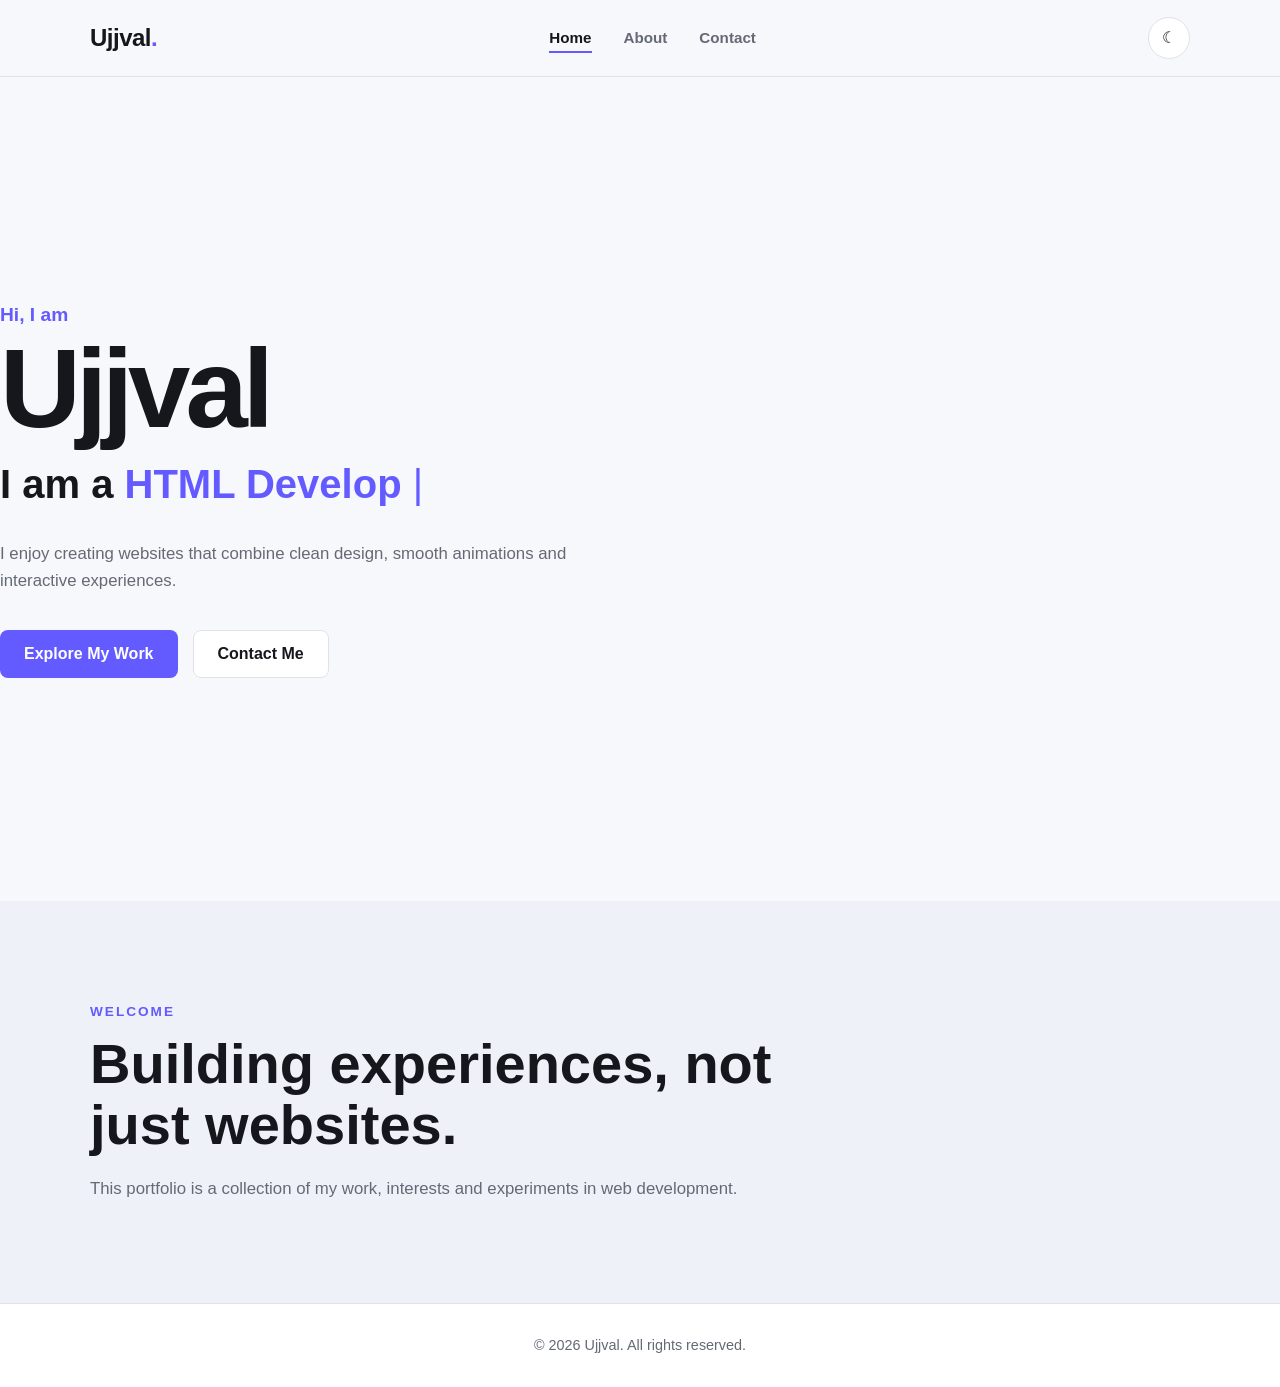
<file: Html/Index.html>
<!DOCTYPE html>
<html lang="en">
<head>
    <meta charset="UTF-8">
    <meta name="viewport" content="width=device-width, initial-scale=1.0">
    <meta name="description" content="Ujjval's personal portfolio showcasing web development projects and skills.">
    <title>Ujjval | Web Developer</title>

    <!-- Corrected CSS relative paths -->
    <link rel="stylesheet" href="../Css/Index.css">
    <link rel="stylesheet" href="../Css/Animation.css">
    <link rel="stylesheet" href="../Css/Responsive.css">
</head>
<body>

    <header class="site-header">
        <nav class="navbar">
            <a href="Index.html" class="logo">Ujjval<span>.</span></a>
            <ul class="nav-links">
                <li><a href="Index.html" class="nav-link active" target="_blank">Home</a></li>
                <li><a href="About.html" class="nav-link" target="_blank">About</a></li>
                <li><a href="Contact.html" class="nav-link" target="_blank">Contact</a></li>
            </ul>
            <button class="theme-toggle" id="themeToggle" type="button" aria-label="Toggle dark and light theme">
                <span class="theme-icon">☀</span>
            </button>
        </nav>
    </header>

    <main>
        <section class="hero" id="home">
            <div class="hero-content">
                <p class="hero-greeting">Hi, I am</p>
                <h1 class="hero-name">Ujjval</h1>
                <p class="hero-role">
                    I am a
                    <span id="typingText" class="typing-text"></span>
                    <span class="typing-cursor" aria-hidden="true">|</span>
                </p>
                <p class="hero-description">
                    I enjoy creating websites that combine clean design, smooth animations and interactive experiences.
                </p>
                <div class="hero-actions">
                    <a href="About.html" class="button primary-button" target="_blank">Explore My Work</a>
                    <a href="Contact.html" class="button secondary-button" target="_blank">Contact Me</a>
                </div>
            </div>
        </section>

        <section class="intro-section">
            <div class="section-container">
                <p class="section-label">Welcome</p>
                <h2>Building experiences, not just websites.</h2>
                <p>This portfolio is a collection of my work, interests and experiments in web development.</p>
            </div>
        </section>
    </main>

    <footer class="site-footer">
        <p>&copy; 2026 Ujjval. All rights reserved.</p>
    </footer>

    <!-- Corrected JS relative paths and filename -->
    <script src="../Js/Theme.js"></script>
    <script src="../Js/Animation.js"></script>
    <script src="../Js/Index.js"></script>
</body>
</html>
</file>
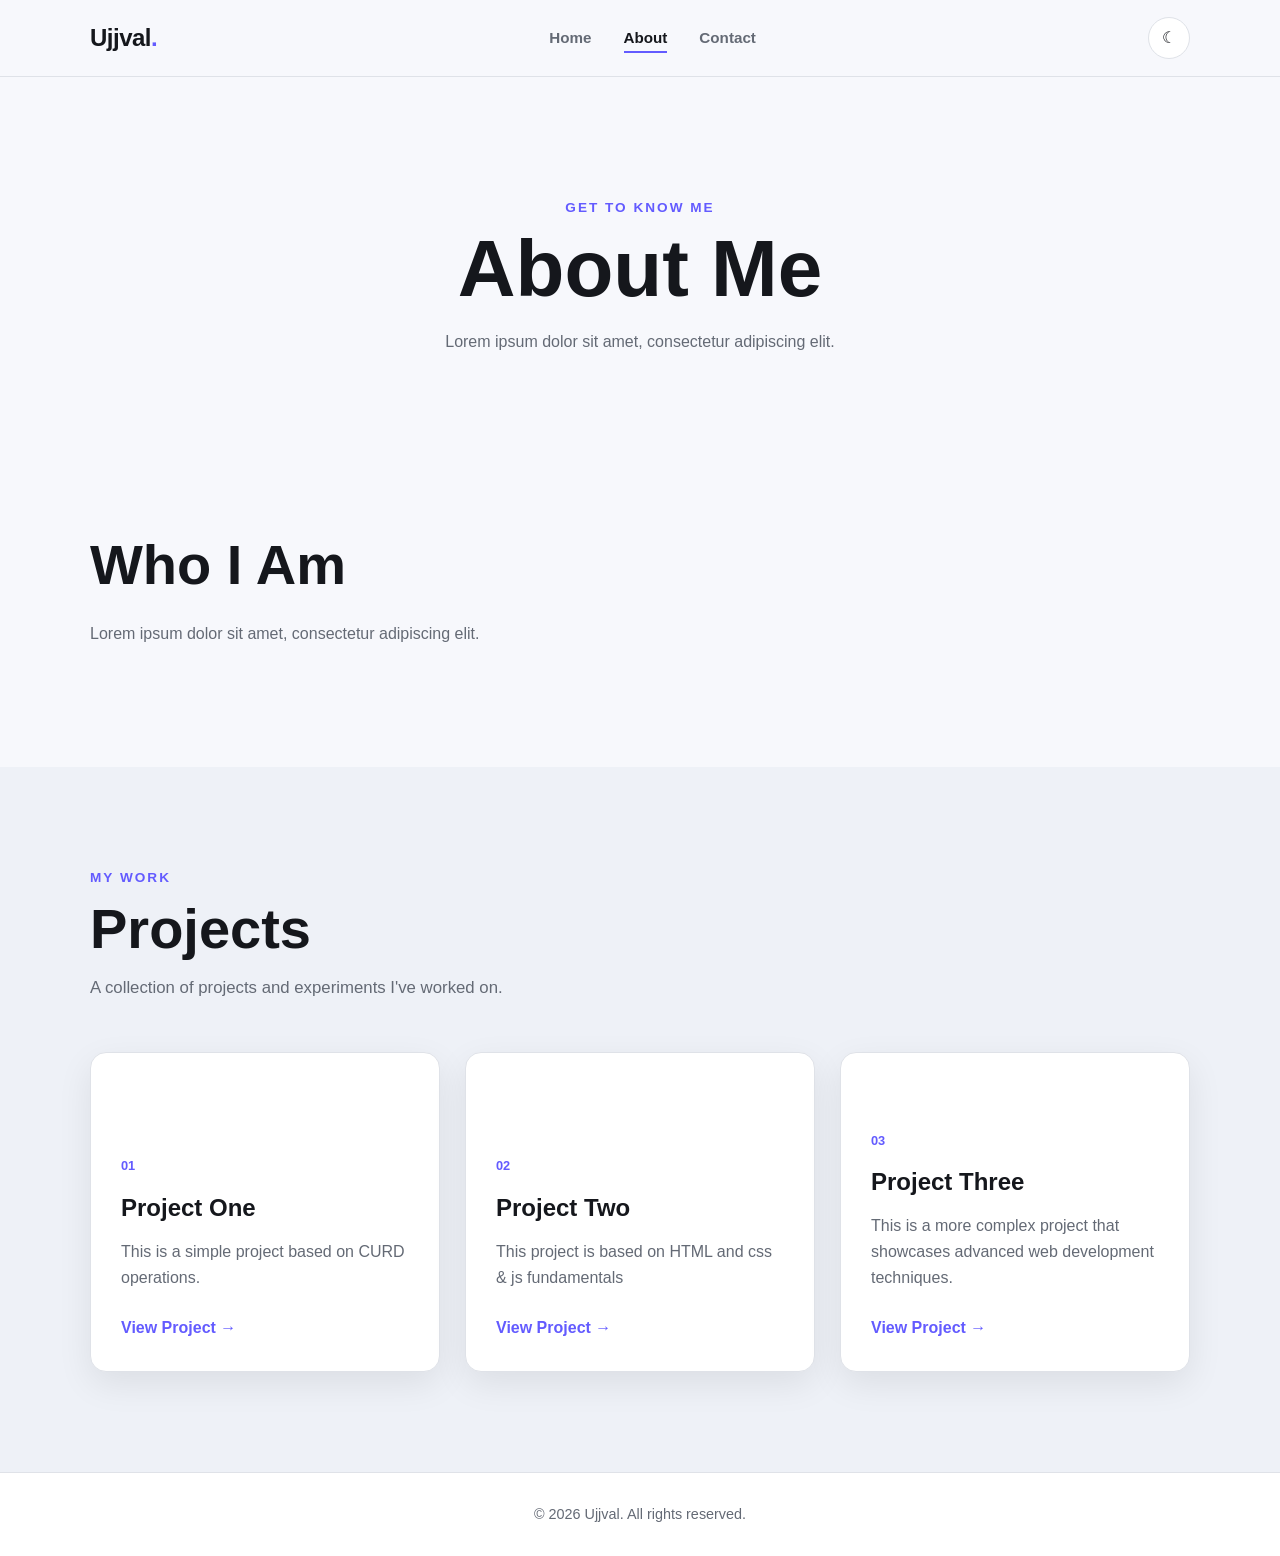
<file: Html/About.html>
<!DOCTYPE html>
<html lang="en">
<head>
    <meta charset="UTF-8">
    <meta name="viewport" content="width=device-width, initial-scale=1.0">
    <meta name="description" content="Learn more about Ujjval and explore his projects.">
    <title>About | Ujjval</title>

    <!-- Corrected CSS relative paths -->
    <link rel="stylesheet" href="../Css/Index.css">
    <link rel="stylesheet" href="../Css/Animation.css">
    <link rel="stylesheet" href="../Css/Responsive.css">
</head>
<body>

    <header class="site-header">
        <nav class="navbar">
            <a href="Index.html" class="logo">Ujjval<span>.</span></a>
            <ul class="nav-links">
                <li><a href="Index.html" class="nav-link">Home</a></li>
                <li><a href="About.html" class="nav-link active">About</a></li>
                <li><a href="Contact.html" class="nav-link">Contact</a></li>
            </ul>
            <button class="theme-toggle" id="themeToggle" type="button" aria-label="Toggle dark and light theme">
                <span class="theme-icon">☀</span>
            </button>
        </nav>
    </header>

    <main>
        <section class="page-hero">
            <div class="section-container">
                <p class="section-label">Get to know me</p>
                <h1>About Me</h1>
                <p>Lorem ipsum dolor sit amet, consectetur adipiscing elit.</p>
            </div>
        </section>

        <section class="about-section">
            <div class="section-container">
                <div class="about-content">
                    <h2>Who I Am</h2>
                    <p>Lorem ipsum dolor sit amet, consectetur adipiscing elit.</p>
                </div>
            </div>
        </section>

        <section class="projects-section">
            <div class="section-container">
                <p class="section-label">My Work</p>
                <h2>Projects</h2>
                <p class="section-description">A collection of projects and experiments I've worked on.</p>

                <div class="projects-grid">
                    <article class="project-card">
                        <div class="project-content">
                            <p class="project-number">01</p>
                            <h3>Project One</h3>
                            <p>This is a simple project based on CURD operations.</p>
                            <a href="#" class="project-link" target="_blank" rel="noopener noreferrer">View Project →</a>
                        </div>
                    </article>
                    <article class="project-card">
                        <div class="project-content">
                            <p class="project-number">02</p>
                            <h3>Project Two</h3>
                            <p>This project is based on HTML and css & js fundamentals</p>
                            <a href="#" class="project-link" target="_blank" rel="noopener noreferrer">View Project →</a>
                        </div>
                    </article>
                    <article class="project-card">
                        <div class="project-content">
                            <p class="project-number">03</p>
                            <h3>Project Three</h3>
                            <p>This is a more complex project that showcases advanced web development techniques.</p>
                            <a href="#" class="project-link" target="_blank" rel="noopener noreferrer">View Project →</a>
                        </div>
                    </article>
                </div>
            </div>
        </section>
    </main>

    <footer class="site-footer">
        <p>&copy; 2026 Ujjval. All rights reserved.</p>
    </footer>

    <!-- Corrected JS relative paths and filename -->
    <script src="../Js/Theme.js"></script>
    <script src="../Js/Animation.js"></script>
    <script src="../Js/Index.js"></script>
</body>
</html>
</file>
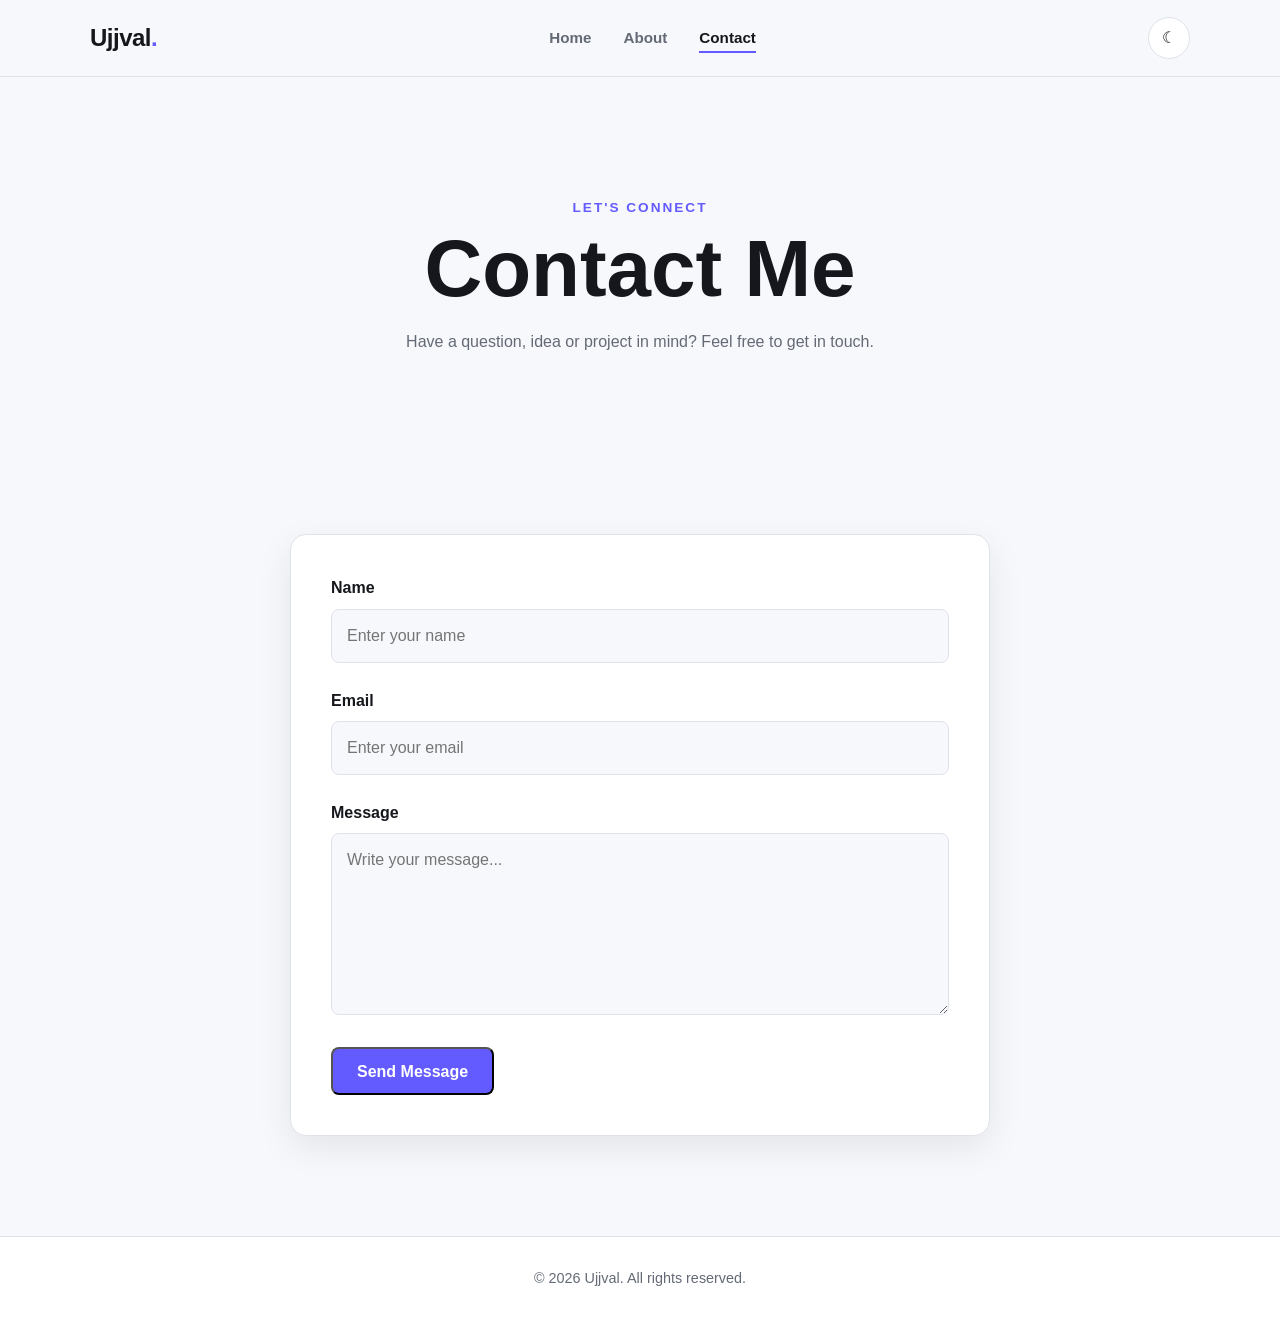
<file: Html/Contact.html>
<!DOCTYPE html>
<html lang="en">
<head>
    <meta charset="UTF-8">
    <meta name="viewport" content="width=device-width, initial-scale=1.0">
    <meta name="description" content="Get in touch with Ujjval.">
    <title>Contact | Ujjval</title>

    <!-- Corrected CSS relative paths -->
    <link rel="stylesheet" href="../Css/Index.css">
    <link rel="stylesheet" href="../Css/Animation.css">
    <link rel="stylesheet" href="../Css/Responsive.css">
</head>
<body>

    <header class="site-header">
        <nav class="navbar">
            <a href="Index.html" class="logo">Ujjval<span>.</span></a>
            <ul class="nav-links">
                <li><a href="Index.html" class="nav-link">Home</a></li>
                <li><a href="About.html" class="nav-link">About</a></li>
                <li><a href="Contact.html" class="nav-link active">Contact</a></li>
            </ul>
            <button class="theme-toggle" id="themeToggle" type="button" aria-label="Toggle dark and light theme">
                <span class="theme-icon">☀</span>
            </button>
        </nav>
    </header>

    <main>
        <section class="page-hero">
            <div class="section-container">
                <p class="section-label">Let's connect</p>
                <h1>Contact Me</h1>
                <p>Have a question, idea or project in mind? Feel free to get in touch.</p>
            </div>
        </section>

        <section class="contact-section">
            <div class="section-container">
                <form class="contact-form" id="contactForm">
                    <div class="form-group">
                        <label for="name">Name</label>
                        <input type="text" id="name" name="name" placeholder="Enter your name" autocomplete="name" required>
                    </div>
                    <div class="form-group">
                        <label for="email">Email</label>
                        <input type="email" id="email" name="email" placeholder="Enter your email" autocomplete="email" required>
                    </div>
                    <div class="form-group">
                        <label for="message">Message</label>
                        <textarea id="message" name="message" rows="6" placeholder="Write your message..." required></textarea>
                    </div>
                    <button type="submit" class="button primary-button">Send Message</button>
                </form>
            </div>
        </section>
    </main>

    <footer class="site-footer">
        <p>&copy; 2026 Ujjval. All rights reserved.</p>
    </footer>

    <!-- Corrected JS relative paths and filename -->
    <script src="../Js/Theme.js"></script>
    <script src="../Js/Animation.js"></script>
    <script src="../Js/Index.js"></script>
</body>
</html>
</file>
<file: Css/Index.css>
/* =========================================================
   GLOBAL VARIABLES
   ========================================================= */

:root {
    /* Light theme */
    --background: #f7f8fc;
    --surface: #ffffff;
    --surface-secondary: #eef1f7;

    --text-primary: #15171c;
    --text-secondary: #646a75;

    --accent: #635bff;
    --accent-hover: #5048e5;

    --border: #dfe2e8;

    --shadow: 0 12px 35px rgba(0, 0, 0, 0.08);

    --navbar-height: 76px;

    --transition: 0.3s ease;
}

/* Dark theme */
[data-theme="dark"] {
    --background: #0d0f14;
    --surface: #151821;
    --surface-secondary: #1d212c;

    --text-primary: #f5f7fb;
    --text-secondary: #a7adba;

    --accent: #8179ff;
    --accent-hover: #948dff;

    --border: #2b303c;

    --shadow: 0 12px 35px rgba(0, 0, 0, 0.3);
}


/* =========================================================
   RESET
   ========================================================= */

* {
    margin: 0;
    padding: 0;
    box-sizing: border-box;
}

html {
    scroll-behavior: smooth;
}

body {
    min-height: 100vh;

    display: flex;
    flex-direction: column;

    background-color: var(--background);
    color: var(--text-primary);

    font-family:
        Inter,
        Arial,
        Helvetica,
        sans-serif;

    line-height: 1.6;

    transition:
        background-color var(--transition),
        color var(--transition);
}

a {
    color: inherit;
    text-decoration: none;
}

button,
input,
textarea {
    font: inherit;
}

button {
    cursor: pointer;
}

ul {
    list-style: none;
}


/* =========================================================
   NAVBAR
   ========================================================= */

.site-header {
    width: 100%;

    position: sticky;
    top: 0;

    z-index: 1000;

    background-color: var(--background);

    border-bottom: 1px solid var(--border);

    backdrop-filter: blur(12px);
}

.navbar {
    width: min(1100px, 92%);

    min-height: var(--navbar-height);

    margin: 0 auto;

    display: flex;
    align-items: center;
    justify-content: space-between;

    gap: 30px;
}


/* Logo */

.logo {
    font-size: 1.5rem;
    font-weight: 800;

    letter-spacing: -0.5px;
}

.logo span {
    color: var(--accent);
}


/* Navigation links */

.nav-links {
    display: flex;
    align-items: center;
    gap: 32px;
}

.nav-link {
    position: relative;

    color: var(--text-secondary);

    font-size: 0.95rem;
    font-weight: 600;

    transition: color var(--transition);
}

.nav-link:hover,
.nav-link.active {
    color: var(--text-primary);
}


/* Animated underline */

.nav-link::after {
    content: "";

    position: absolute;

    left: 0;
    bottom: -7px;

    width: 100%;
    height: 2px;

    background-color: var(--accent);

    transform: scaleX(0);
    transform-origin: right;

    transition: transform var(--transition);
}

.nav-link:hover::after,
.nav-link.active::after {
    transform: scaleX(1);
    transform-origin: left;
}


/* Theme button */

.theme-toggle {
    width: 42px;
    height: 42px;

    display: grid;
    place-items: center;

    border: 1px solid var(--border);
    border-radius: 50%;

    background-color: var(--surface);
    color: var(--text-primary);

    transition:
        transform var(--transition),
        background-color var(--transition),
        border-color var(--transition);
}

.theme-toggle:hover {
    transform: rotate(20deg) scale(1.05);
    border-color: var(--accent);
}

.theme-icon {
    font-size: 1rem;
}


/* =========================================================
   COMMON CONTAINER
   ========================================================= */

.section-container {
    width: min(1100px, 92%);

    margin: 0 auto;
}


/* =========================================================
   HERO
   ========================================================= */

.hero {
    min-height: calc(100vh - var(--navbar-height));

    display: flex;
    align-items: center;

    padding: 80px 0;
}

.hero-content {
    width: min(800px, 100%);
}

.hero-greeting {
    margin-bottom: 5px;

    color: var(--accent);

    font-size: 1.2rem;
    font-weight: 700;
}

.hero-name {
    margin-bottom: 10px;

    font-size: clamp(4rem, 10vw, 7rem);
    font-weight: 800;

    line-height: 0.95;
    letter-spacing: -5px;
}

.hero-role {
    min-height: 48px;

    margin-bottom: 25px;

    font-size: clamp(1.5rem, 4vw, 2.5rem);
    font-weight: 700;
}

.typing-text {
    color: var(--accent);
}

.typing-cursor {
    color: var(--accent);

    font-weight: 400;
}

.hero-description {
    max-width: 600px;

    margin-bottom: 35px;

    color: var(--text-secondary);

    font-size: 1.05rem;
}


/* =========================================================
   BUTTONS
   ========================================================= */

.hero-actions {
    display: flex;
    align-items: center;
    gap: 15px;
    flex-wrap: wrap;
}

.button {
    display: inline-flex;
    align-items: center;
    justify-content: center;

    min-height: 48px;

    padding: 0 24px;

    border-radius: 8px;

    font-weight: 700;

    transition:
        transform var(--transition),
        background-color var(--transition),
        color var(--transition),
        border-color var(--transition);
}

.button:hover {
    transform: translateY(-3px);
}

.primary-button {
    background-color: var(--accent);
    color: #ffffff;
}

.primary-button:hover {
    background-color: var(--accent-hover);
}

.secondary-button {
    border: 1px solid var(--border);

    background-color: var(--surface);
    color: var(--text-primary);
}

.secondary-button:hover {
    border-color: var(--accent);
}


/* =========================================================
   SECTIONS
   ========================================================= */

.intro-section,
.about-section,
.projects-section,
.contact-section {
    padding: 100px 0;
}

.intro-section {
    background-color: var(--surface-secondary);
}

.section-label {
    margin-bottom: 10px;

    color: var(--accent);

    font-size: 0.85rem;
    font-weight: 800;

    text-transform: uppercase;
    letter-spacing: 2px;
}

.intro-section h2,
.about-section h2,
.projects-section h2 {
    max-width: 700px;

    margin-bottom: 20px;

    font-size: clamp(2rem, 5vw, 3.5rem);
    line-height: 1.1;
}

.intro-section p:last-child,
.section-description {
    max-width: 650px;

    color: var(--text-secondary);

    font-size: 1.05rem;
}


/* =========================================================
   PAGE HERO
   ========================================================= */

.page-hero {
    padding: 120px 0 80px;

    text-align: center;
}

.page-hero .section-container {
    display: flex;
    flex-direction: column;
    align-items: center;
}

.page-hero h1 {
    margin-bottom: 20px;

    font-size: clamp(3rem, 8vw, 5rem);
    line-height: 1;
}

.page-hero p:last-child {
    max-width: 650px;

    color: var(--text-secondary);
}


/* =========================================================
   ABOUT
   ========================================================= */

.about-content {
    max-width: 750px;
}

.about-content h2 {
    margin-bottom: 25px;
}

.about-content p {
    margin-bottom: 20px;

    color: var(--text-secondary);
}


/* =========================================================
   PROJECTS
   ========================================================= */

.projects-section {
    background-color: var(--surface-secondary);
}

.projects-section h2 {
    margin-bottom: 15px;
}

.section-description {
    margin-bottom: 50px;
}

.projects-grid {
    display: grid;

    grid-template-columns: repeat(3, 1fr);

    gap: 25px;
}

.project-card {
    min-height: 320px;

    padding: 30px;

    display: flex;
    align-items: flex-end;

    background-color: var(--surface);

    border: 1px solid var(--border);
    border-radius: 16px;

    box-shadow: var(--shadow);

    transition:
        transform var(--transition),
        border-color var(--transition),
        box-shadow var(--transition);
}

.project-card:hover {
    transform: translateY(-8px);

    border-color: var(--accent);

    box-shadow:
        0 20px 45px rgba(0, 0, 0, 0.12);
}

.project-number {
    margin-bottom: 12px;

    color: var(--accent);

    font-size: 0.8rem;
    font-weight: 800;
}

.project-content h3 {
    margin-bottom: 12px;

    font-size: 1.5rem;
}

.project-content > p:not(.project-number) {
    margin-bottom: 25px;

    color: var(--text-secondary);
}

.project-link {
    color: var(--accent);

    font-weight: 700;

    transition:
        color var(--transition),
        letter-spacing var(--transition);
}

.project-link:hover {
    color: var(--accent-hover);
    letter-spacing: 0.5px;
}


/* =========================================================
   CONTACT FORM
   ========================================================= */

.contact-form {
    width: min(700px, 100%);

    margin: 0 auto;

    padding: 40px;

    background-color: var(--surface);

    border: 1px solid var(--border);
    border-radius: 16px;

    box-shadow: var(--shadow);
}

.form-group {
    margin-bottom: 25px;
}

.form-group label {
    display: block;

    margin-bottom: 8px;

    font-weight: 700;
}

.form-group input,
.form-group textarea {
    width: 100%;

    padding: 13px 15px;

    border: 1px solid var(--border);
    border-radius: 8px;

    outline: none;

    background-color: var(--background);
    color: var(--text-primary);

    transition:
        border-color var(--transition),
        box-shadow var(--transition);
}

.form-group input:focus,
.form-group textarea:focus {
    border-color: var(--accent);

    box-shadow:
        0 0 0 3px rgba(99, 91, 255, 0.12);
}

.form-group textarea {
    resize: vertical;
}


/* =========================================================
   FOOTER
   ========================================================= */

.site-footer {
    margin-top: auto;

    padding: 30px 20px;

    border-top: 1px solid var(--border);

    background-color: var(--surface);

    text-align: center;

    color: var(--text-secondary);

    font-size: 0.9rem;
}
</file>
<file: Css/Animation.css>
/* =========================================================
   PAGE LOAD ANIMATION
   ========================================================= */

body {
    animation: pageFadeIn 0.7s ease both;
}

@keyframes pageFadeIn {
    from {
        opacity: 0;
    }

    to {
        opacity: 1;
    }
}


/* =========================================================
   HERO ANIMATIONS
   ========================================================= */

.hero-greeting {
    animation: slideUp 0.7s ease 0.1s both;
}

.hero-name {
    animation: slideUp 0.7s ease 0.2s both;
}

.hero-role {
    animation: slideUp 0.7s ease 0.3s both;
}

.hero-description {
    animation: slideUp 0.7s ease 0.4s both;
}

.hero-actions {
    animation: slideUp 0.7s ease 0.5s both;
}

@keyframes slideUp {
    from {
        opacity: 0;
        transform: translateY(25px);
    }

    to {
        opacity: 1;
        transform: translateY(0);
    }
}


/* =========================================================
   TYPEWRITER CURSOR
   ========================================================= */

.typing-cursor {
    display: inline-block;

    animation: cursorBlink 0.8s steps(1) infinite;
}

@keyframes cursorBlink {
    0%,
    50% {
        opacity: 1;
    }

    51%,
    100% {
        opacity: 0;
    }
}


/* =========================================================
   SCROLL REVEAL
   ========================================================= */

.reveal {
    opacity: 0;

    transform: translateY(35px);

    transition:
        opacity 0.8s ease,
        transform 0.8s ease;
}

.reveal.visible {
    opacity: 1;

    transform: translateY(0);
}


/* =========================================================
   PROJECT CARD STAGGERING
   ========================================================= */

.project-card:nth-child(1) {
    transition-delay: 0.05s;
}

.project-card:nth-child(2) {
    transition-delay: 0.15s;
}

.project-card:nth-child(3) {
    transition-delay: 0.25s;
}


/* =========================================================
   REDUCED MOTION
   ========================================================= */

/*
   Some users prefer minimal movement.
   Respecting this system preference improves accessibility.
*/

@media (prefers-reduced-motion: reduce) {

    *,
    *::before,
    *::after {
        animation-duration: 0.01ms !important;
        animation-iteration-count: 1 !important;
        scroll-behavior: auto !important;
        transition-duration: 0.01ms !important;
    }

}
/* Code fixing thanks */
</file>
<file: Css/Responsive.css>
/* =========================================================
   TABLETS
   ========================================================= */

@media (max-width: 900px) {

    .navbar {
        gap: 20px;
    }

    .nav-links {
        gap: 22px;
    }

    .projects-grid {
        grid-template-columns: repeat(2, 1fr);
    }

    .hero {
        padding: 70px 0;
    }

    .intro-section,
    .about-section,
    .projects-section,
    .contact-section {
        padding: 80px 0;
    }

}


/* =========================================================
   MOBILE
   ========================================================= */

@media (max-width: 650px) {

    :root {
        --navbar-height: 68px;
    }


    /* ---------------- NAVBAR ---------------- */

    .navbar {
        width: 90%;
        min-height: var(--navbar-height);

        gap: 15px;
    }

    .logo {
        font-size: 1.3rem;
    }

    .nav-links {
        gap: 16px;
    }

    .nav-link {
        font-size: 0.85rem;
    }

    .theme-toggle {
        width: 38px;
        height: 38px;
    }


    /* ---------------- HERO ---------------- */

    .hero {
        min-height: calc(100vh - var(--navbar-height));

        padding: 60px 0;
    }

    .hero-name {
        font-size: clamp(3.5rem, 18vw, 5rem);

        letter-spacing: -3px;
    }

    .hero-role {
        font-size: 1.5rem;
    }

    .hero-description {
        font-size: 1rem;
    }


    /* ---------------- BUTTONS ---------------- */

    .hero-actions {
        width: 100%;

        flex-direction: column;
        align-items: stretch;
    }

    .button {
        width: 100%;
    }


    /* ---------------- SECTIONS ---------------- */

    .intro-section,
    .about-section,
    .projects-section,
    .contact-section {
        padding: 65px 0;
    }

    .page-hero {
        padding: 85px 0 55px;
    }


    /* ---------------- PROJECTS ---------------- */

    .projects-grid {
        grid-template-columns: 1fr;
    }

    .project-card {
        min-height: 280px;
    }


    /* ---------------- CONTACT ---------------- */

    .contact-form {
        padding: 25px;
    }

}


/* =========================================================
   SMALL MOBILE
   ========================================================= */

@media (max-width: 420px) {

    .navbar {
        width: 94%;
    }

    .nav-links {
        gap: 11px;
    }

    .nav-link {
        font-size: 0.78rem;
    }

    .theme-toggle {
        width: 34px;
        height: 34px;
    }

    .hero-greeting {
        font-size: 1rem;
    }

    .hero-role {
        font-size: 1.3rem;
    }

}
</file>
